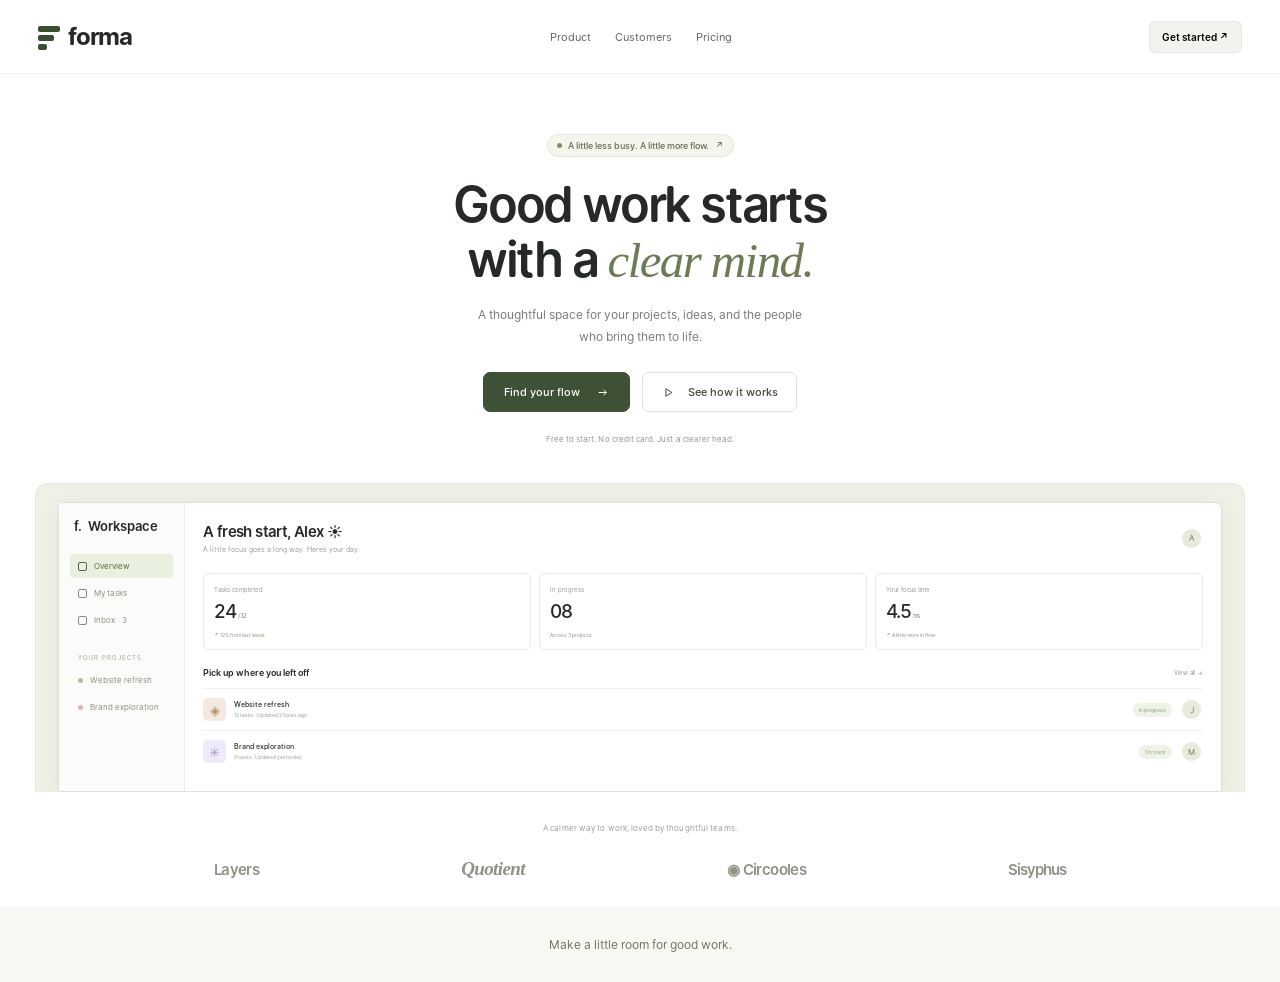
<file: sample.html>
<!doctype html>
<html lang="en">
  <head>
    <meta charset="UTF-8" />
    <meta name="viewport" content="width=device-width,initial-scale=1" />
    <title>Forma — A little more in flow</title>
    <style>
      @font-face {
        font-family: "Open Runde";
        src: url("fonts/OpenRunde-Regular.woff2");
      }
      @font-face {
        font-family: "Open Runde";
        src: url("fonts/OpenRunde-Medium.woff2");
        font-weight: 500;
      }
      @font-face {
        font-family: "Open Runde";
        src: url("fonts/OpenRunde-Semibold.woff2");
        font-weight: 600;
      }
      @font-face {
        font-family: "Open Runde";
        src: url("fonts/OpenRunde-Bold.woff2");
        font-weight: 700;
      }
      * {
        box-sizing: border-box;
      }
      body {
        margin: 0;
        background: #fff;
        color: #252a25;
        font-family: "Open Runde", sans-serif;
        -webkit-font-smoothing: antialiased;
      }
      button,
      a {
        font: inherit;
      }
      a {
        color: inherit;
        text-decoration: none;
      }
      button {
        cursor: pointer;
      }
      nav {
        height: 74px;
        display: flex;
        align-items: center;
        justify-content: space-between;
        gap: 24px;
        padding: 0 38px;
        border-bottom: 1px solid #eff0ec;
      }
      .logo {
        font-size: 24px;
        letter-spacing: -1.2px;
        font-weight: 700;
        display: flex;
        gap: 7px;
        align-items: center;
      }
      .logo-mark {
        width: 23px;
        height: 24px;
        position: relative;
        display: inline-block;
      }
      .logo-mark i {
        height: 6px;
        background: #3a4e34;
        border-radius: 2px;
        position: absolute;
        left: 0;
      }
      .logo-mark i:nth-child(1) {
        width: 22px;
        top: 1px;
      }
      .logo-mark i:nth-child(2) {
        width: 16px;
        top: 10px;
      }
      .logo-mark i:nth-child(3) {
        width: 9px;
        top: 19px;
      }
      .nav-links {
        display: flex;
        gap: 24px;
        font-size: 11px;
        color: #60665c;
      }
      .nav-signup {
        background: #f1f3ed;
        border: 1px solid #e5e8e0;
        padding: 9px 12px;
        border-radius: 6px;
        font-size: 10px;
        font-weight: 600;
      }
      .hero {
        text-align: center;
        padding: 58px 20px 37px;
        position: relative;
        overflow: hidden;
      }
      .pill {
        display: inline-flex;
        align-items: center;
        gap: 6px;
        font-size: 9px;
        font-weight: 500;
        background: #f4f6ee;
        border: 1px solid #e2e7d8;
        border-radius: 30px;
        padding: 5px 9px;
        color: #5e6e4f;
      }
      .pill i {
        height: 5px;
        width: 5px;
        background: #7f965d;
        border-radius: 50%;
      }
      h1 {
        font-size: clamp(35px, 5vw, 49px);
        line-height: 1.13;
        letter-spacing: -2.2px;
        font-weight: 600;
        margin: 20px auto 15px;
        max-width: 520px;
      }
      h1 span {
        font-family: Georgia, serif;
        font-weight: 400;
        font-style: italic;
        color: #6b7c55;
        letter-spacing: -1.6px;
      }
      .hero p {
        font-size: 12px;
        line-height: 1.85;
        color: #777b71;
        margin: 0 auto;
        max-width: 340px;
      }
      .hero-actions {
        display: flex;
        gap: 12px;
        align-items: center;
        justify-content: center;
        margin: 24px 0 14px;
      }
      .button {
        border: 1px solid #dde2d5;
        border-radius: 7px;
        padding: 12px 18px;
        display: inline-flex;
        align-items: center;
        gap: 14px;
        justify-content: center;
        font-size: 11px;
        font-weight: 500;
        background: white;
        color: #3f4937;
      }
      .button.primary {
        background: #3e5137;
        color: #fff;
        border-color: #3e5137;
        display: inline-flex;
        gap: 16px;
        padding: 12px 20px;
        height: 40px;
      }
      .button svg {
        width: 13px;
        height: 13px;
      }
      .hero small {
        font-size: 8px;
        letter-spacing: 0.05px;
        color: #919488;
      }
      .product-stage {
        margin: 0 35px;
        padding: 18px 22px 0;
        border-radius: 13px 13px 0 0;
        background: #eef1e6;
        position: relative;
        overflow: hidden;
        border: 1px solid #e5e9dc;
        border-bottom: 0;
      }
      .mock-app {
        background: white;
        border-radius: 8px 8px 0 0;
        border: 1px solid #dde2d4;
        display: grid;
        grid-template-columns: 126px 1fr;
        min-height: 258px;
        box-shadow: 0 5px 20px #3b512512;
        font-size: 8px;
      }
      .mock-sidebar {
        padding: 15px 11px;
        border-right: 1px solid #ecede8;
        background: #fbfcf9;
      }
      .tiny-brand {
        font-size: 13px;
        font-weight: 600;
        margin: 0 0 20px 4px;
      }
      .mock-nav {
        display: flex;
        align-items: center;
        gap: 7px;
        padding: 7px 8px;
        margin: 3px 0;
        color: #878d80;
        font-size: 8px;
      }
      .mock-nav.active {
        background: #eaf0df;
        color: #52663f;
        border-radius: 4px;
      }
      .nav-square {
        width: 9px;
        height: 9px;
        border: 1px solid currentColor;
        border-radius: 2px;
      }
      .mini-heading {
        margin: 22px 8px 7px;
        font-size: 6px;
        letter-spacing: 1px;
        color: #9ba18e;
      }
      .tiny-dot {
        height: 5px;
        width: 5px;
        border-radius: 50%;
        background: #b0bf8b;
      }
      .tiny-dot.pink {
        background: #d7b7b7;
      }
      .mock-main {
        padding: 19px 18px;
      }
      .mock-top {
        display: flex;
        align-items: center;
        justify-content: space-between;
        margin-bottom: 19px;
      }
      .mock-top h2 {
        font-size: 15px;
        letter-spacing: -0.6px;
        font-weight: 600;
        margin: 0 0 4px;
      }
      .mock-top p {
        margin: 0;
        font-size: 7px;
        color: #979d8e;
      }
      .mock-user {
        height: 23px;
        width: 23px;
        background: #e7eadc;
        border: 2px solid #fff;
        border-radius: 50%;
        display: grid;
        place-items: center;
        font-size: 8px;
        color: #6d7a55;
      }
      .stat-row {
        display: grid;
        grid-template-columns: repeat(3, 1fr);
        gap: 8px;
      }
      .stat {
        padding: 10px;
        border: 1px solid #e9ece4;
        border-radius: 6px;
        background: #fff;
      }
      .stat span {
        font-size: 6px;
        color: #949a8b;
      }
      .stat strong {
        display: block;
        font-size: 19px;
        font-weight: 500;
        margin: 6px 0;
        letter-spacing: -0.8px;
      }
      .stat small {
        font-size: 5px;
        color: #83926a;
      }
      .projects-heading {
        display: flex;
        justify-content: space-between;
        align-items: center;
        margin: 17px 0 10px;
      }
      .projects-heading h3 {
        font-size: 9px;
        font-weight: 600;
        margin: 0;
      }
      .projects-heading span {
        font-size: 6px;
        color: #909985;
      }
      .project-row {
        display: flex;
        gap: 8px;
        align-items: center;
        border-top: 1px solid #f0f2eb;
        padding: 9px 0;
      }
      .project-icon {
        width: 23px;
        height: 23px;
        border-radius: 5px;
        background: #f3e9de;
        display: grid;
        place-items: center;
        color: #b39268;
        font-size: 13px;
      }
      .project-icon.lavender {
        background: #eeeafa;
        color: #a99ac6;
      }
      .project-info {
        flex: 1;
      }
      .project-info strong {
        display: block;
        font-size: 7px;
        font-weight: 500;
      }
      .project-info span {
        font-size: 5px;
        color: #959b8e;
      }
      .project-status {
        font-size: 5px;
        border-radius: 10px;
        background: #edf4e5;
        color: #85996b;
        padding: 4px 6px;
      }
      .proof {
        font-size: 8px;
        text-align: center;
        color: #9b9d94;
        padding: 23px 12px 13px;
        letter-spacing: 0.1px;
      }
      .brands {
        display: flex;
        align-items: center;
        justify-content: space-evenly;
        gap: 10px;
        color: #8d9385;
        padding: 4px 22px 27px;
        font-weight: 600;
        font-size: 15px;
        letter-spacing: -0.6px;
      }
      .brands span:nth-child(2) {
        font-family: Georgia, serif;
        font-style: italic;
        font-size: 19px;
      }
      .brands span:nth-child(4) {
        letter-spacing: -1px;
      }
      .page-end {
        padding: 30px;
        text-align: center;
        background: #f8f9f5;
        font-size: 12px;
        color: #6b765d;
      }
      .notification {
        display: none;
        padding: 12px;
        font-size: 12px;
        text-align: center;
        background: #edf3e6;
        color: #3e5137;
      }
      .notification.show {
        display: block;
      }
      @media (max-width: 580px) {
        nav {
          padding: 0 20px;
          height: 62px;
        }
        .nav-links {
          gap: 12px;
          font-size: 9px;
        }
        .nav-links a:nth-child(2) {
          display: none;
        }
        .hero {
          padding-top: 42px;
        }
        h1 {
          font-size: 39px;
        }
        .product-stage {
          margin: 0 18px;
          padding: 13px 10px 0;
        }
        .mock-app {
          grid-template-columns: 90px 1fr;
        }
        .mock-sidebar {
          padding: 14px 5px;
        }
        .mock-main {
          padding: 15px 10px;
        }
        .brands {
          font-size: 12px;
        }
        .stat {
          padding: 7px;
        }
        .stat strong {
          font-size: 16px;
        }
        .hero p {
          max-width: 290px;
          font-size: 11px;
        }
        .hero-actions {
          gap: 8px;
        }
        .button {
          font-size: 10px;
          padding: 11px 12px;
        }
        .mock-top h2 {
          font-size: 12px;
        }
      }
    </style>
  </head>
  <body>
    <nav aria-label="Main">
      <a href="#" class="logo" aria-label="Forma home"
        ><span class="logo-mark" aria-hidden="true"><i></i><i></i><i></i></span
        >forma</a
      >
      <div class="nav-links">
        <a href="#product">Product</a><a href="#customers">Customers</a
        ><a href="#pricing">Pricing</a>
      </div>
      <button
        class="nav-signup"
        onclick="
          document.querySelector('.notification').classList.toggle('show')
        "
      >
        Get started ↗
      </button>
    </nav>
    <div class="notification" role="status">
      You’re exploring LAYR’s local practice page. Try selecting an element!
    </div>
    <main>
      <section class="hero">
        <span class="pill"
          ><i></i>A little less busy. A little more flow. <span>↗</span></span
        >
        <h1>Good work starts<br />with a <span>clear mind.</span></h1>
        <p>
          A thoughtful space for your projects, ideas, and the people who bring
          them to life.
        </p>
        <div class="hero-actions">
          <button
            class="button primary"
            id="primary-cta"
            onclick="
              document.querySelector('.notification').classList.toggle('show')
            "
          >
            Find your flow<svg
              viewBox="0 0 24 24"
              fill="none"
              stroke="currentColor"
              stroke-width="1.8"
              aria-hidden="true"
            >
              <path d="M5 12h14m-5-5 5 5-5 5" />
            </svg></button
          ><a href="#product" class="button"
            ><svg
              viewBox="0 0 24 24"
              fill="none"
              stroke="currentColor"
              stroke-width="1.8"
              aria-hidden="true"
            >
              <path d="m9 5 11 7-11 7V5Z" /></svg
            >See how it works</a
          >
        </div>
        <small>Free to start. No credit card. Just a clearer head.</small>
      </section>
      <section
        class="product-stage"
        id="product"
        aria-label="Forma product preview"
      >
        <div class="mock-app">
          <aside class="mock-sidebar">
            <div class="tiny-brand">f. &nbsp;Workspace</div>
            <div class="mock-nav active">
              <span class="nav-square"></span>Overview
            </div>
            <div class="mock-nav"><span class="nav-square"></span>My tasks</div>
            <div class="mock-nav">
              <span class="nav-square"></span>Inbox <span>3</span>
            </div>
            <div class="mini-heading">YOUR PROJECTS</div>
            <div class="mock-nav">
              <span class="tiny-dot"></span>Website refresh
            </div>
            <div class="mock-nav">
              <span class="tiny-dot pink"></span>Brand exploration
            </div>
          </aside>
          <div class="mock-main">
            <div class="mock-top">
              <div>
                <h2>A fresh start, Alex <span aria-hidden="true">☀</span></h2>
                <p>A little focus goes a long way. Here’s your day.</p>
              </div>
              <span class="mock-user">A</span>
            </div>
            <div class="stat-row">
              <div class="stat">
                <span>Tasks completed</span><strong>24<span> / 32</span></strong
                ><small>↗ 12% from last week</small>
              </div>
              <div class="stat">
                <span>In progress</span><strong>08</strong
                ><small>Across 3 projects</small>
              </div>
              <div class="stat">
                <span>Your focus time</span><strong>4.5<span> hrs</span></strong
                ><small>↗ A little more in flow</small>
              </div>
            </div>
            <div class="projects-heading">
              <h3>Pick up where you left off</h3>
              <span>View all →</span>
            </div>
            <div class="project-row">
              <span class="project-icon">◈</span
              ><span class="project-info"
                ><strong>Website refresh</strong
                ><span>12 tasks · Updated 2 hours ago</span></span
              ><span class="project-status">In progress</span
              ><span class="mock-user">J</span>
            </div>
            <div class="project-row">
              <span class="project-icon lavender">✳</span
              ><span class="project-info"
                ><strong>Brand exploration</strong
                ><span>8 tasks · Updated yesterday</span></span
              ><span class="project-status">On track</span
              ><span class="mock-user">M</span>
            </div>
          </div>
        </div>
      </section>
      <section id="customers" aria-label="Example customer brands">
        <p class="proof">A calmer way to work, loved by thoughtful teams.</p>
        <div class="brands">
          <span>Layers</span><span>Quotient</span><span>◉ Circooles</span
          ><span>Sisyphus</span>
        </div>
      </section>
      <section id="pricing" class="page-end">
        Make a little room for good work.
      </section>
    </main>
  </body>
</html>
</file>
